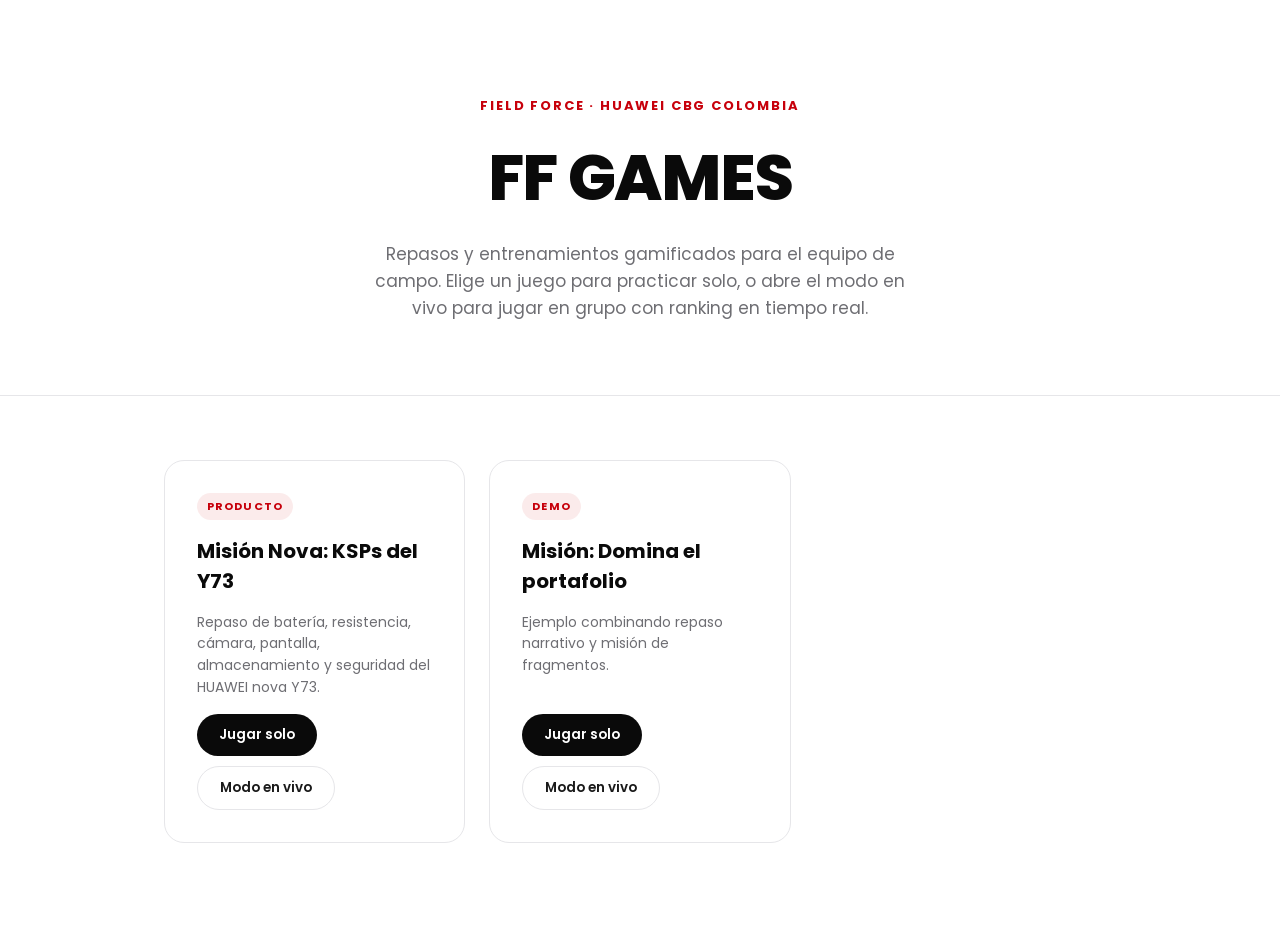
<file: index.html>
<!DOCTYPE html>
<html lang="es">
<head>
<meta charset="UTF-8" />
<meta name="viewport" content="width=device-width, initial-scale=1.0" />
<title>FF Games — Entrenamiento gamificado</title>
<link rel="stylesheet" href="engine/styles.css" />
<style>
  body{
    margin:0;
    background: var(--white);
    font-family: var(--font);
    color: var(--ink);
  }

  /* ---------- hero, igual al bloque de apertura de una página de producto ---------- */
  .hero{
    padding: 96px 24px 72px;
    text-align:center;
    border-bottom: 1px solid var(--line);
  }
  .hero-eyebrow{
    font-size:13px; font-weight:700; letter-spacing:.14em;
    color: var(--red); text-transform:uppercase; margin-bottom:14px;
  }
  .hero h1{
    font-size: clamp(40px, 6vw, 64px);
    font-weight:800;
    letter-spacing:-.02em;
    margin: 0 0 16px;
    color: var(--black);
  }
  .hero p{
    font-size:17px;
    color: var(--ink-soft);
    max-width: 560px;
    margin: 0 auto;
    line-height:1.6;
  }

  /* ---------- grilla de juegos ---------- */
  .menu-wrap{ max-width: 1000px; margin: 0 auto; padding: 64px 24px 96px; }
  .menu-grid{ display:grid; grid-template-columns: repeat(auto-fill, minmax(280px,1fr)); gap: 24px; }
  .menu-card{
    background: var(--white);
    border:1px solid var(--line);
    border-radius: 20px;
    padding: 32px;
    display:flex; flex-direction:column; gap:16px;
    transition: border-color .15s ease, box-shadow .15s ease;
  }
  .menu-card:hover{
    border-color: var(--line);
    box-shadow: 0 20px 50px rgba(0,0,0,.08);
  }
  .menu-card .tag{
    font-size:11px; font-weight:700; letter-spacing:.1em; text-transform:uppercase;
    color: var(--red); align-self:flex-start;
    background: var(--red-soft); padding: 5px 10px; border-radius:999px;
  }
  .menu-card h3{ margin:0; font-size:20px; font-weight:700; color: var(--black); }
  .menu-card p{ margin:0; color: var(--ink-soft); font-size:14px; line-height:1.55; flex:1; }
  .menu-actions{ display:flex; gap:10px; flex-wrap:wrap; }
  .menu-actions a{
    display:inline-flex; align-items:center; justify-content:center;
    text-decoration:none; font-weight:600; font-size:13.5px;
    padding:11px 22px; border-radius:999px;
    transition: background .15s ease, border-color .15s ease;
  }
  .menu-actions a.primary{ background: var(--black); color:#fff; }
  .menu-actions a.primary:hover{ background: var(--red); }
  .menu-actions a.secondary{ background:transparent; border:1.5px solid var(--line); color: var(--ink); }
  .menu-actions a.secondary:hover{ border-color: var(--ink); }
</style>
</head>
<body>

  <div class="hero">
    <div class="hero-eyebrow">Field Force · Huawei CBG Colombia</div>
    <h1>FF GAMES</h1>
    <p>Repasos y entrenamientos gamificados para el equipo de campo. Elige un juego para practicar solo, o abre el modo en vivo para jugar en grupo con ranking en tiempo real.</p>
  </div>

  <div class="menu-wrap">
    <div class="menu-grid" id="menu-grid"></div>
  </div>

  <script>
    // Catálogo de juegos disponibles. Para agregar uno nuevo: crea el JSON en
    // /content y añade una línea aquí. No requiere tocar el motor.
    const CATALOG = [
      { id: 'nova-y73-ksps', tag: 'Producto', title: 'Misión Nova: KSPs del Y73', config: 'content/nova-y73-ksps.json', desc: 'Repaso de batería, resistencia, cámara, pantalla, almacenamiento y seguridad del HUAWEI nova Y73.' },
      { id: 'demo-hibrido-001', tag: 'Demo', title: 'Misión: Domina el portafolio', config: 'content/demo-hibrido.json', desc: 'Ejemplo combinando repaso narrativo y misión de fragmentos.' },
    ];

    const grid = document.getElementById('menu-grid');
    grid.innerHTML = CATALOG.map(g => `
      <div class="menu-card">
        <div class="tag">${g.tag}</div>
        <h3>${g.title}</h3>
        <p>${g.desc}</p>
        <div class="menu-actions">
          <a class="primary" href="play.html?config=${encodeURIComponent(g.config)}">Jugar solo</a>
          <a class="secondary" href="live/host.html?config=${encodeURIComponent(g.config)}">Modo en vivo</a>
        </div>
      </div>
    `).join('');
  </script>
</body>
</html>
</file>
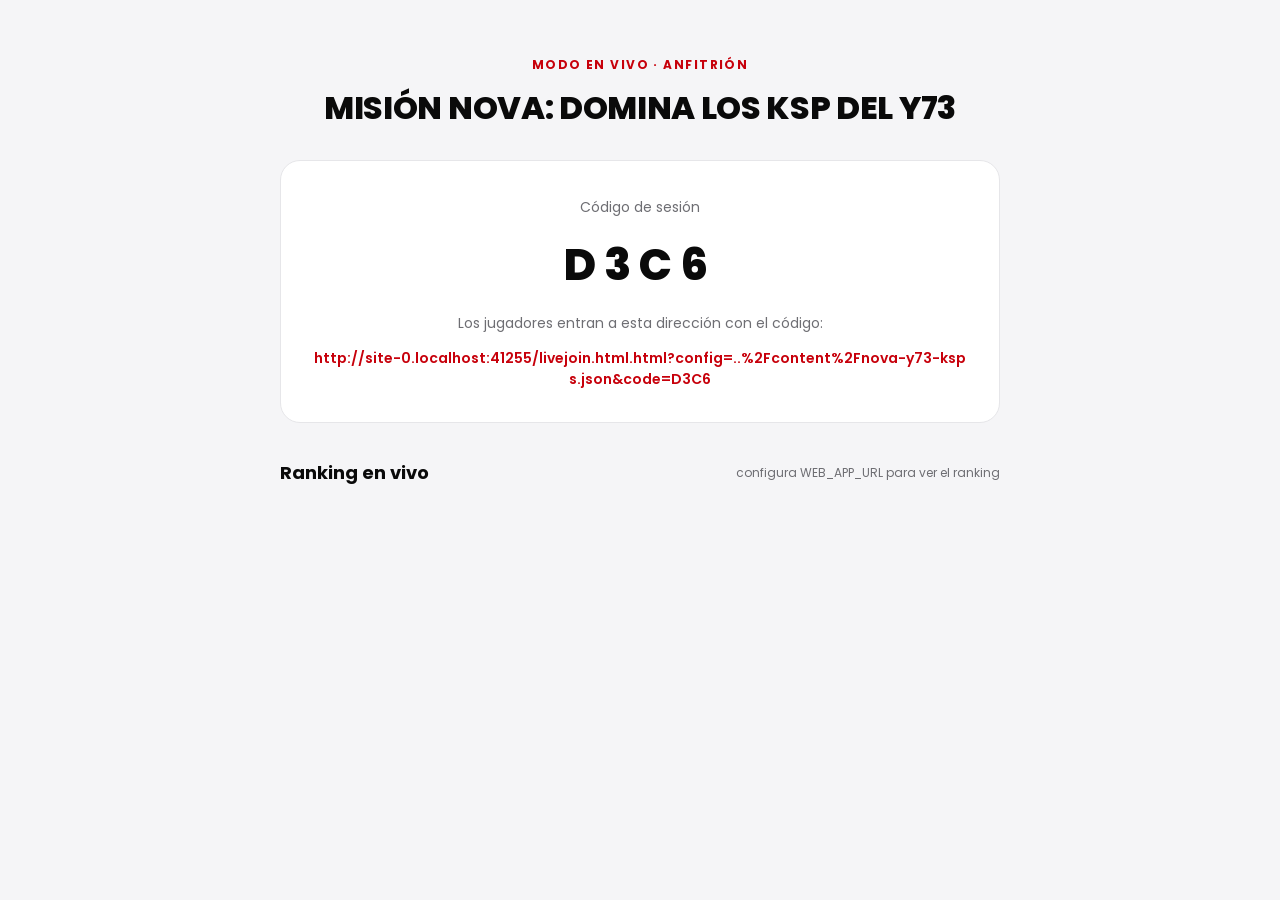
<file: livehost.html.html>
<!DOCTYPE html>
<html lang="es">
<head>
<meta charset="UTF-8" />
<meta name="viewport" content="width=device-width, initial-scale=1.0" />
<title>FF Games — Anfitrión</title>
<link rel="stylesheet" href="../engine/styles.css" />
<style>
  body{ margin:0; background: var(--panel); color: var(--ink); font-family: var(--font); padding: 56px 14px; }
  .wrap{ max-width: 720px; margin:0 auto; text-align:center; }
  .eyebrow{ color: var(--red); font-weight:700; font-size:12px; letter-spacing:.12em; text-transform:uppercase; }
  .wrap h1{ margin:10px 0 0; font-size: 32px; font-weight:800; color: var(--black); letter-spacing:-.01em; }
  .join-box{
    background: var(--white); border:1px solid var(--line); border-radius: 20px;
    padding: 32px; margin: 28px 0 36px;
  }
  .join-box p{ color: var(--ink-soft); margin: 4px 0 14px; font-size:14px; }
  .join-url{ font-size: 14px; color: var(--red); word-break: break-all; font-weight:600; }
  .lb-head{ display:flex; justify-content:space-between; align-items:center; margin: 24px 0 12px; text-align:left; }
  .lb-head h2{ font-size:18px; margin:0; font-weight:700; color: var(--black); }
  .lb-head .status{ font-size:12px; color: var(--ink-soft); }
  .empty{ color: var(--ink-soft); padding: 34px 0; font-size:14px; }
</style>
</head>
<body>
  <div class="wrap">
    <div class="eyebrow">Modo en vivo · Anfitrión</div>
    <h1 id="game-title">Cargando juego...</h1>

    <div class="join-box">
      <p>Código de sesión</p>
      <div class="ffg-code" id="session-code">----</div>
      <p style="margin-top:16px;">Los jugadores entran a esta dirección con el código:</p>
      <div class="join-url" id="join-url"></div>
    </div>

    <div class="lb-head">
      <h2>Ranking en vivo</h2>
      <div class="status" id="status">esperando resultados...</div>
    </div>
    <div class="ffg-lb" id="lb"></div>
  </div>

  <script src="../engine/results-client.js"></script>
  <script>
    // ⚠️ Debe coincidir con la URL usada en play.html / join.html
    const WEB_APP_URL = ''; // ej: 'https://script.google.com/macros/s/XXXX/exec'

    const params = new URLSearchParams(location.search);
    const configUrl = params.get('config') || '../content/nova-y73-ksps.json';

    // Genera un código de sesión de 4 caracteres para esta partida en vivo
    const code = Math.random().toString(36).substring(2, 6).toUpperCase();
    document.getElementById('session-code').textContent = code;

    const joinUrl = `${location.origin}${location.pathname.replace('host.html','join.html')}?config=${encodeURIComponent(configUrl)}&code=${code}`;
    document.getElementById('join-url').textContent = joinUrl;

    fetch(configUrl).then(r => r.json()).then(cfg => {
      document.getElementById('game-title').textContent = cfg.title || 'Juego en vivo';
    });

    const results = WEB_APP_URL ? new FFResults({ webAppUrl: WEB_APP_URL }) : null;
    const lb = document.getElementById('lb');
    const status = document.getElementById('status');

    async function refresh() {
      if (!results) { status.textContent = 'configura WEB_APP_URL para ver el ranking'; return; }
      try {
        const rows = await results.fetchSessionScores(code);
        status.textContent = `actualizado ${new Date().toLocaleTimeString()}`;
        if (!rows.length) { lb.innerHTML = '<div class="empty">Nadie ha terminado todavía. Comparte el código para que se unan.</div>'; return; }
        lb.innerHTML = rows.map((r, i) => `
          <div class="ffg-lb-row">
            <div class="ffg-lb-rank">#${i + 1}</div>
            <div class="ffg-lb-name">${r.playerName}${r.playerRole ? ' · ' + r.playerRole : ''}</div>
            <div class="ffg-lb-score">${r.percent}% · ${r.score}/${r.totalQuestions}</div>
          </div>
        `).join('');
      } catch (e) {
        status.textContent = 'error al leer el ranking';
      }
    }

    refresh();
    setInterval(refresh, 4000); // polling simple: suficiente para un grupo jugando en vivo
  </script>
</body>
</html>
</file>
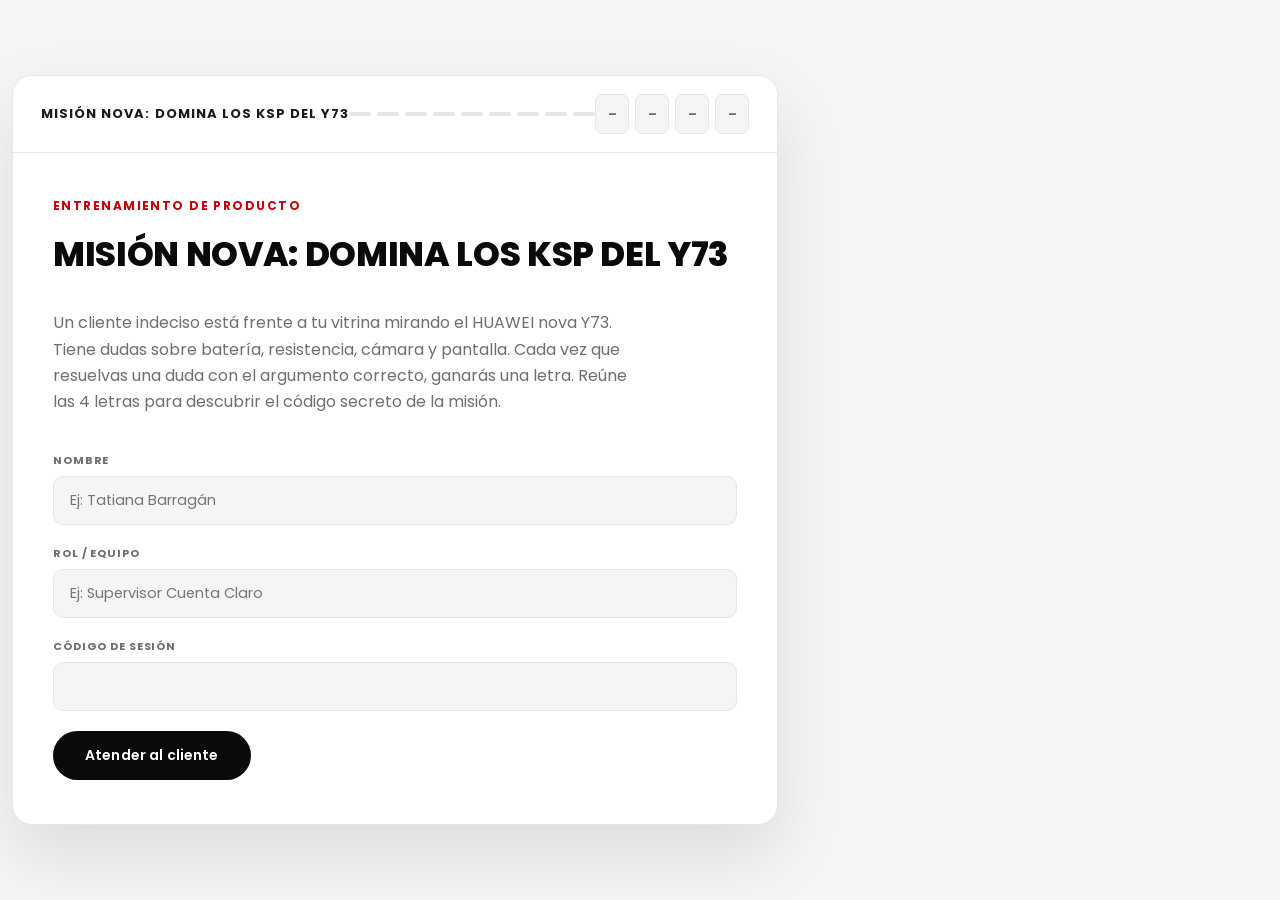
<file: livejoin.html.html>
<!DOCTYPE html>
<html lang="es">
<head>
<meta charset="UTF-8" />
<meta name="viewport" content="width=device-width, initial-scale=1.0" />
<title>FF Games — Unirse</title>
<link rel="stylesheet" href="../engine/styles.css" />
<style>
  body{ margin:0; background: var(--panel); padding: 40px 12px; min-height:100vh; display:flex; align-items:center; }
</style>
</head>
<body>
  <div id="app"></div>

  <script src="../engine/game-engine.js"></script>
  <script src="../engine/results-client.js"></script>
  <script>
    // ⚠️ Debe coincidir con la URL usada en host.html
    const WEB_APP_URL = ''; // ej: 'https://script.google.com/macros/s/XXXX/exec'

    const params = new URLSearchParams(location.search);
    const configUrl = params.get('config') || '../content/nova-y73-ksps.json';
    const code = params.get('code') || '';

    const engine = new FFGame({
      container: document.getElementById('app'),
      configUrl,
      resultsClient: WEB_APP_URL ? new FFResults({ webAppUrl: WEB_APP_URL }) : null,
      mode: 'live',
      session: { code },
    });
    engine.start();
  </script>
</body>
</html>
</file>
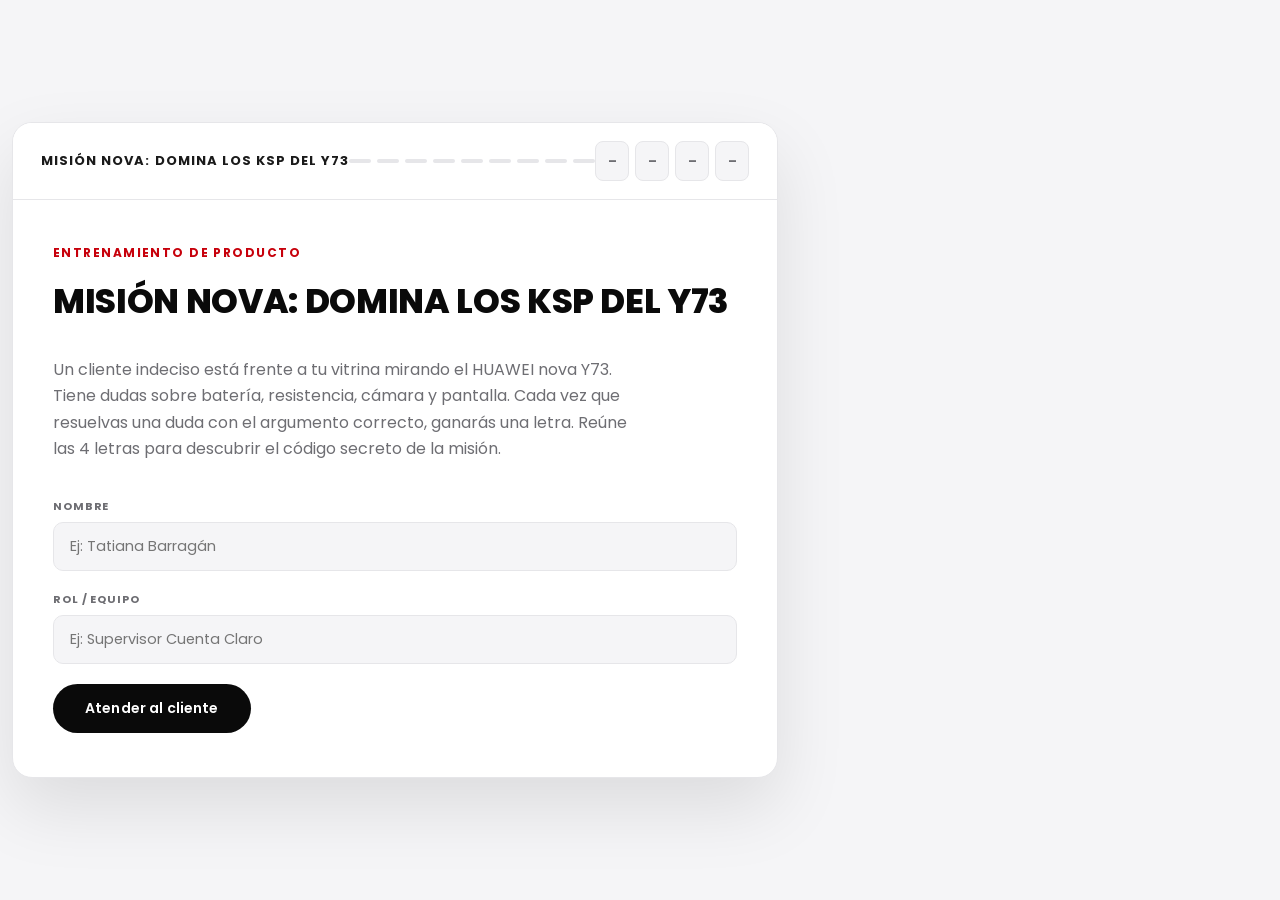
<file: play.html>
<!DOCTYPE html>
<html lang="es">
<head>
<meta charset="UTF-8" />
<meta name="viewport" content="width=device-width, initial-scale=1.0" />
<title>FF Games — Jugar</title>
<link rel="stylesheet" href="engine/styles.css" />
<style>
  body{ margin:0; background: var(--panel); padding: 40px 12px; min-height:100vh; display:flex; align-items:center; }
</style>
</head>
<body>
  <div id="app"></div>

  <script src="engine/game-engine.js"></script>
  <script src="engine/results-client.js"></script>
  <script>
    // ⚠️ Reemplaza esta URL por la de tu propia implementación de Apps Script
    // (ver backend/Code.gs). Mientras tanto, el juego funciona igual, solo que
    // no guardará resultados.
    const WEB_APP_URL = ''; // ej: 'https://script.google.com/macros/s/XXXX/exec'

    const params = new URLSearchParams(location.search);
    const configUrl = params.get('config') || 'content/nova-y73-ksps.json';

    const engine = new FFGame({
      container: document.getElementById('app'),
      configUrl,
      resultsClient: WEB_APP_URL ? new FFResults({ webAppUrl: WEB_APP_URL }) : null,
      mode: 'async',
    });
    engine.start();
  </script>
</body>
</html>
</file>
<file: engine/styles.css>
/* ============================================================
   FF GAMES — motor de gamificación de entrenamiento
   Lenguaje visual: página de producto HUAWEI (consumer.huawei.com)
   Blanco predominante, tipografía grande y limpia, rojo como
   único acento, secciones que alternan blanco/negro, botones píldora.
   ============================================================ */

@import url('https://fonts.googleapis.com/css2?family=Poppins:ital,wght@0,400;0,500;0,600;0,700;0,800;1,600&display=swap');

:root{
  --white: #ffffff;
  --black: #0a0a0a;
  --ink: #1a1a1a;
  --ink-soft: #6e6e73;
  --line: #e6e6e9;
  --panel: #f5f5f7;
  --red: #C7000B;
  --red-soft: rgba(199,0,11,.08);
  --ok: #1c8a4b;
  --ok-soft: rgba(28,138,75,.08);
  --bad: #a4171f;
  --bad-soft: rgba(164,23,31,.08);
  --font: 'Poppins', 'Segoe UI', Arial, sans-serif;
  --radius: 14px;
}

*{ box-sizing:border-box; }

.ffg{
  width:100%;
  max-width: 860px;
  margin: 0 auto;
  background: var(--white);
  color: var(--ink);
  font-family: var(--font);
  border-radius: 20px;
  overflow: hidden;
  border: 1px solid var(--line);
  box-shadow: 0 30px 70px rgba(0,0,0,.10);
  min-height: 560px;
  display:flex;
  flex-direction:column;
  position:relative;
}

/* ---------- barra superior ---------- */
.ffg-hud{
  display:flex;
  align-items:center;
  justify-content:space-between;
  padding: 18px 28px;
  background: var(--white);
  border-bottom: 1px solid var(--line);
  font-size: 12px;
  letter-spacing: .04em;
  color: var(--ink-soft);
}
.ffg-hud .ffg-hud-brand{
  color: var(--ink);
  font-weight:700;
  text-transform: uppercase;
  letter-spacing: .08em;
  font-size: 13px;
}
.ffg-hud .ffg-hud-mid{ display:flex; gap:18px; }
.ffg-progress{
  display:flex; gap:6px;
}
.ffg-progress span{
  width:22px; height:4px; border-radius:2px; background: var(--line);
  transition: background .2s ease;
}
.ffg-progress span.done{ background: var(--red); }
.ffg-progress span.current{ background: var(--ink); }

/* ---------- fragmentos / rastreador de código (modo misión) ---------- */
.ffg-fragments{ display:flex; gap:6px; }
.ffg-frag-slot{
  width:28px; height:28px; border-radius:8px;
  border:1.5px solid var(--line);
  display:flex; align-items:center; justify-content:center;
  font-size:12px; font-weight:700; color: var(--ink-soft);
  background: var(--panel);
  transition: all .2s ease;
}
.ffg-frag-slot.won{
  border-color: var(--red);
  color: var(--red);
  background: var(--red-soft);
}

/* ---------- cuerpo ---------- */
.ffg-body{
  flex:1;
  padding: 44px 40px;
  display:flex;
  flex-direction:column;
  gap:20px;
  overflow-y:auto;
}

.ffg-eyebrow{
  font-size: 12px;
  font-weight:700;
  letter-spacing:.12em;
  color: var(--red);
  text-transform:uppercase;
}

.ffg-title{
  font-size: 34px;
  font-weight: 800;
  line-height:1.15;
  margin:0;
  letter-spacing:-.01em;
  color: var(--black);
}

.ffg-story{
  color: var(--ink-soft);
  font-size:16px;
  line-height:1.65;
  max-width: 58ch;
  font-weight: 400;
}

/* ---------- panel de diálogo / feedback ---------- */
.ffg-dialogue{
  background: var(--panel);
  border: 1px solid var(--line);
  border-left: 3px solid var(--ink);
  border-radius: var(--radius);
  padding: 18px 20px;
  font-size: 15px;
  line-height:1.6;
  color: var(--ink);
}
.ffg-dialogue .who{
  font-size: 11px;
  font-weight: 700;
  color: var(--ink-soft);
  letter-spacing:.08em;
  margin-bottom:8px;
  text-transform:uppercase;
}
.ffg-dialogue.ok{ border-left-color: var(--ok); background: var(--ok-soft); }
.ffg-dialogue.ok .who{ color: var(--ok); }
.ffg-dialogue.bad{ border-left-color: var(--bad); background: var(--bad-soft); }
.ffg-dialogue.bad .who{ color: var(--bad); }

/* ---------- pregunta ---------- */
.ffg-question{
  font-size: 19px;
  font-weight:600;
  line-height:1.45;
  color: var(--black);
}

.ffg-options{
  display:flex;
  flex-direction:column;
  gap:10px;
}

.ffg-option{
  text-align:left;
  background: var(--white);
  border: 1.5px solid var(--line);
  color: var(--ink);
  padding: 15px 18px;
  border-radius: var(--radius);
  font-family: var(--font);
  font-weight: 500;
  font-size: 15px;
  cursor:pointer;
  transition: border-color .15s ease, background .15s ease;
}
.ffg-option:hover:not(:disabled){
  border-color: var(--red);
  background: var(--red-soft);
}
.ffg-option:disabled{ cursor:default; opacity:.6; }
.ffg-option.correct{ border-color: var(--ok); background: var(--ok-soft); color: var(--ok); font-weight:600; }
.ffg-option.incorrect{ border-color: var(--bad); background: var(--bad-soft); color: var(--bad); }

/* ---------- botones de acción (píldora, como los CTA de huawei.com) ---------- */
.ffg-btn{
  align-self:flex-start;
  font-family: var(--font);
  font-weight:600;
  font-size:14px;
  letter-spacing:.01em;
  padding: 14px 32px;
  border-radius: 999px;
  border:none;
  cursor:pointer;
  background: var(--black);
  color:#fff;
  transition: background .15s ease, transform .1s ease;
}
.ffg-btn:hover{ background: var(--red); transform: translateY(-1px); }
.ffg-btn.ghost{
  background:transparent;
  border:1.5px solid var(--line);
  color: var(--ink);
}
.ffg-btn.ghost:hover{ border-color: var(--ink); background: var(--panel); }

/* ---------- pantallas de cierre ---------- */
.ffg-screen-center{
  flex:1;
  display:flex;
  flex-direction:column;
  align-items:center;
  justify-content:center;
  text-align:center;
  gap:16px;
  padding: 50px 24px;
}
.ffg-big-number{
  font-size: 56px;
  font-weight:800;
  color: var(--black);
  letter-spacing: -.01em;
}

/* ---------- formulario de ingreso (jugador) ---------- */
.ffg-field{
  display:flex;
  flex-direction:column;
  gap:7px;
}
.ffg-field label{
  font-size:11px;
  font-weight:700;
  letter-spacing:.08em;
  color: var(--ink-soft);
  text-transform:uppercase;
}
.ffg-field input, .ffg-field select{
  background: var(--panel);
  border:1.5px solid var(--line);
  color: var(--ink);
  padding:13px 16px;
  border-radius: 10px;
  font-family: var(--font);
  font-size:14.5px;
}
.ffg-field input:focus, .ffg-field select:focus{
  outline:none;
  border-color: var(--ink);
}

/* ---------- leaderboard (modo en vivo) ---------- */
.ffg-lb{
  display:flex;
  flex-direction:column;
  gap:8px;
}
.ffg-lb-row{
  display:flex;
  align-items:center;
  gap:14px;
  background: var(--panel);
  border:1px solid var(--line);
  border-radius: var(--radius);
  padding: 12px 16px;
}
.ffg-lb-rank{
  font-weight: 800;
  color: var(--red);
  width:26px;
  font-size:14px;
}
.ffg-lb-name{ flex:1; font-weight:600; font-size:14px; color: var(--black); }
.ffg-lb-score{ font-size:13px; color: var(--ink-soft); font-weight:600; }

.ffg-code{
  font-size: 44px;
  letter-spacing: .18em;
  color: var(--black);
  font-weight:800;
}

@media (max-width: 520px){
  .ffg-body{ padding: 28px 22px; }
  .ffg-title{ font-size:26px; }
  .ffg-big-number{ font-size:40px; }
}

/* ============================================================
   AMPLIACIÓN: personajes, animaciones y ruleta de preguntas
   ============================================================ */

/* ---------- personaje que pregunta ---------- */
.ffg-character{
  display:flex;
  align-items:center;
  gap:12px;
}
.ffg-avatar{
  width:44px; height:44px; border-radius:50%;
  background: var(--black); color:#fff;
  display:flex; align-items:center; justify-content:center;
  font-weight:700; font-size:14px;
  flex-shrink:0;
}
.ffg-character-meta{ display:flex; flex-direction:column; }
.ffg-character-name{ font-weight:700; font-size:14px; color: var(--black); }
.ffg-character-role{ font-size:12px; color: var(--ink-soft); }

/* burbuja de diálogo con "colita" apuntando al avatar */
.ffg-bubble{
  position: relative;
  background: var(--panel);
  border: 1px solid var(--line);
  border-radius: var(--radius);
  padding: 16px 18px;
  margin-left: 8px;
}
.ffg-bubble::before{
  content:'';
  position:absolute;
  top:-8px; left:20px;
  width:14px; height:14px;
  background: var(--panel);
  border-left: 1px solid var(--line);
  border-top: 1px solid var(--line);
  transform: rotate(45deg);
}

/* ---------- animaciones de acierto / error ---------- */
@keyframes ffg-shake{
  10%,90%{ transform:translateX(-2px); }
  20%,80%{ transform:translateX(4px); }
  30%,50%,70%{ transform:translateX(-7px); }
  40%,60%{ transform:translateX(7px); }
}
.ffg-option.incorrect{ animation: ffg-shake .5s ease; }

@keyframes ffg-pop{
  0%{ transform:scale(1); }
  45%{ transform:scale(1.035); }
  100%{ transform:scale(1); }
}
.ffg-option.correct{ animation: ffg-pop .4s ease; }

/* ---------- confeti (destello breve al acertar) ---------- */
.ffg-confetti-layer{
  position:absolute;
  inset: 0;
  overflow:hidden;
  pointer-events:none;
  z-index: 5;
}
.ffg-confetti-piece{
  position:absolute;
  top:-16px;
  width:7px; height:13px;
  border-radius:2px;
  opacity:1;
  transform: rotate(var(--rot, 0deg));
  animation: ffg-confetti-fall 1.2s ease-in forwards;
}
@keyframes ffg-confetti-fall{
  to{ transform: translateY(160px) rotate(calc(var(--rot, 0deg) + 220deg)); opacity:0; }
}

/* ---------- ruleta de la ronda sorpresa ---------- */
.ffg-wheel-wrap{
  position:relative;
  width: 220px; height:220px;
  margin: 8px auto 4px;
}
.ffg-wheel{
  width:100%; height:100%;
  border-radius:50%;
  border: 4px solid var(--white);
  box-shadow: 0 0 0 2px var(--line), 0 20px 40px rgba(0,0,0,.15);
  position:relative;
  transform: rotate(0deg);
}
.ffg-wheel-label{
  position:absolute;
  top:50%; left:50%;
  width:0; height:0;
  display:flex; align-items:center; justify-content:center;
  color:#fff; font-weight:800; font-size:14px;
}
.ffg-wheel-pointer{
  position:absolute;
  top:-6px; left:50%;
  width:0; height:0;
  transform: translateX(-50%);
  border-left: 10px solid transparent;
  border-right: 10px solid transparent;
  border-top: 16px solid var(--red);
  z-index: 2;
}

/* ============================================================
   AMPLIACIÓN: escape room — cronómetro, bóveda, tarjeta de pregunta
   ============================================================ */

/* ---------- cronómetro por pregunta ---------- */
.ffg-timer-pill{
  display:inline-flex;
  align-items:center; justify-content:center;
  background: var(--black); color:#fff;
  padding: 6px 14px; border-radius:999px;
  font-size:12px; font-weight:700; min-width:38px; text-align:center;
}
.ffg-timer-pill.danger{
  background: var(--red);
  animation: ffg-timer-pulse 1s infinite;
}
@keyframes ffg-timer-pulse{
  0%,100%{ box-shadow: 0 0 0 0 rgba(199,0,11,.35); }
  50%{ box-shadow: 0 0 0 8px rgba(199,0,11,0); }
}

/* ---------- tarjeta de pregunta (para poder sacudirla completa) ---------- */
.ffg-qcard{ display:flex; flex-direction:column; gap:20px; }
@keyframes ffg-card-shake{
  0%,100%{ transform:translateX(0); }
  20%{ transform:translateX(-8px); }
  40%{ transform:translateX(8px); }
  60%{ transform:translateX(-6px); }
  80%{ transform:translateX(6px); }
}
.ffg-qcard.ffg-shake{ animation: ffg-card-shake .5s ease; }

/* fragmentos ganados: se ven más como piezas de bóveda */
.ffg-frag-slot{
  width:34px; height:40px; border-radius:8px;
}
.ffg-frag-slot.won{
  background: var(--black); color:#fff; border-color: var(--red);
}

/* ---------- bóveda: animación de apertura al terminar ---------- */
.ffg-vault-stage{
  position:relative;
  height: 300px;
  border-radius: 16px;
  overflow:hidden;
  background: var(--white);
  display:flex; align-items:center; justify-content:center;
  margin: 20px 0;
}
.ffg-vault-door{
  position:absolute; top:0; bottom:0; width:50%;
  background: var(--black);
}
.ffg-vault-door.left{ left:0; animation: ffg-vault-open-left 1.2s ease forwards; }
.ffg-vault-door.right{ right:0; animation: ffg-vault-open-right 1.2s ease forwards; }
@keyframes ffg-vault-open-left{ to{ transform: translateX(-100%); } }
@keyframes ffg-vault-open-right{ to{ transform: translateX(100%); } }
.ffg-vault-label{
  position:relative; z-index:2; color:#fff;
  font-weight:700; letter-spacing:.1em; font-size:13px; text-transform:uppercase;
  animation: ffg-vault-label-fade 1.2s ease forwards;
}
@keyframes ffg-vault-label-fade{
  0%,55%{ opacity:1; }
  100%{ opacity:0; }
}
</file>
